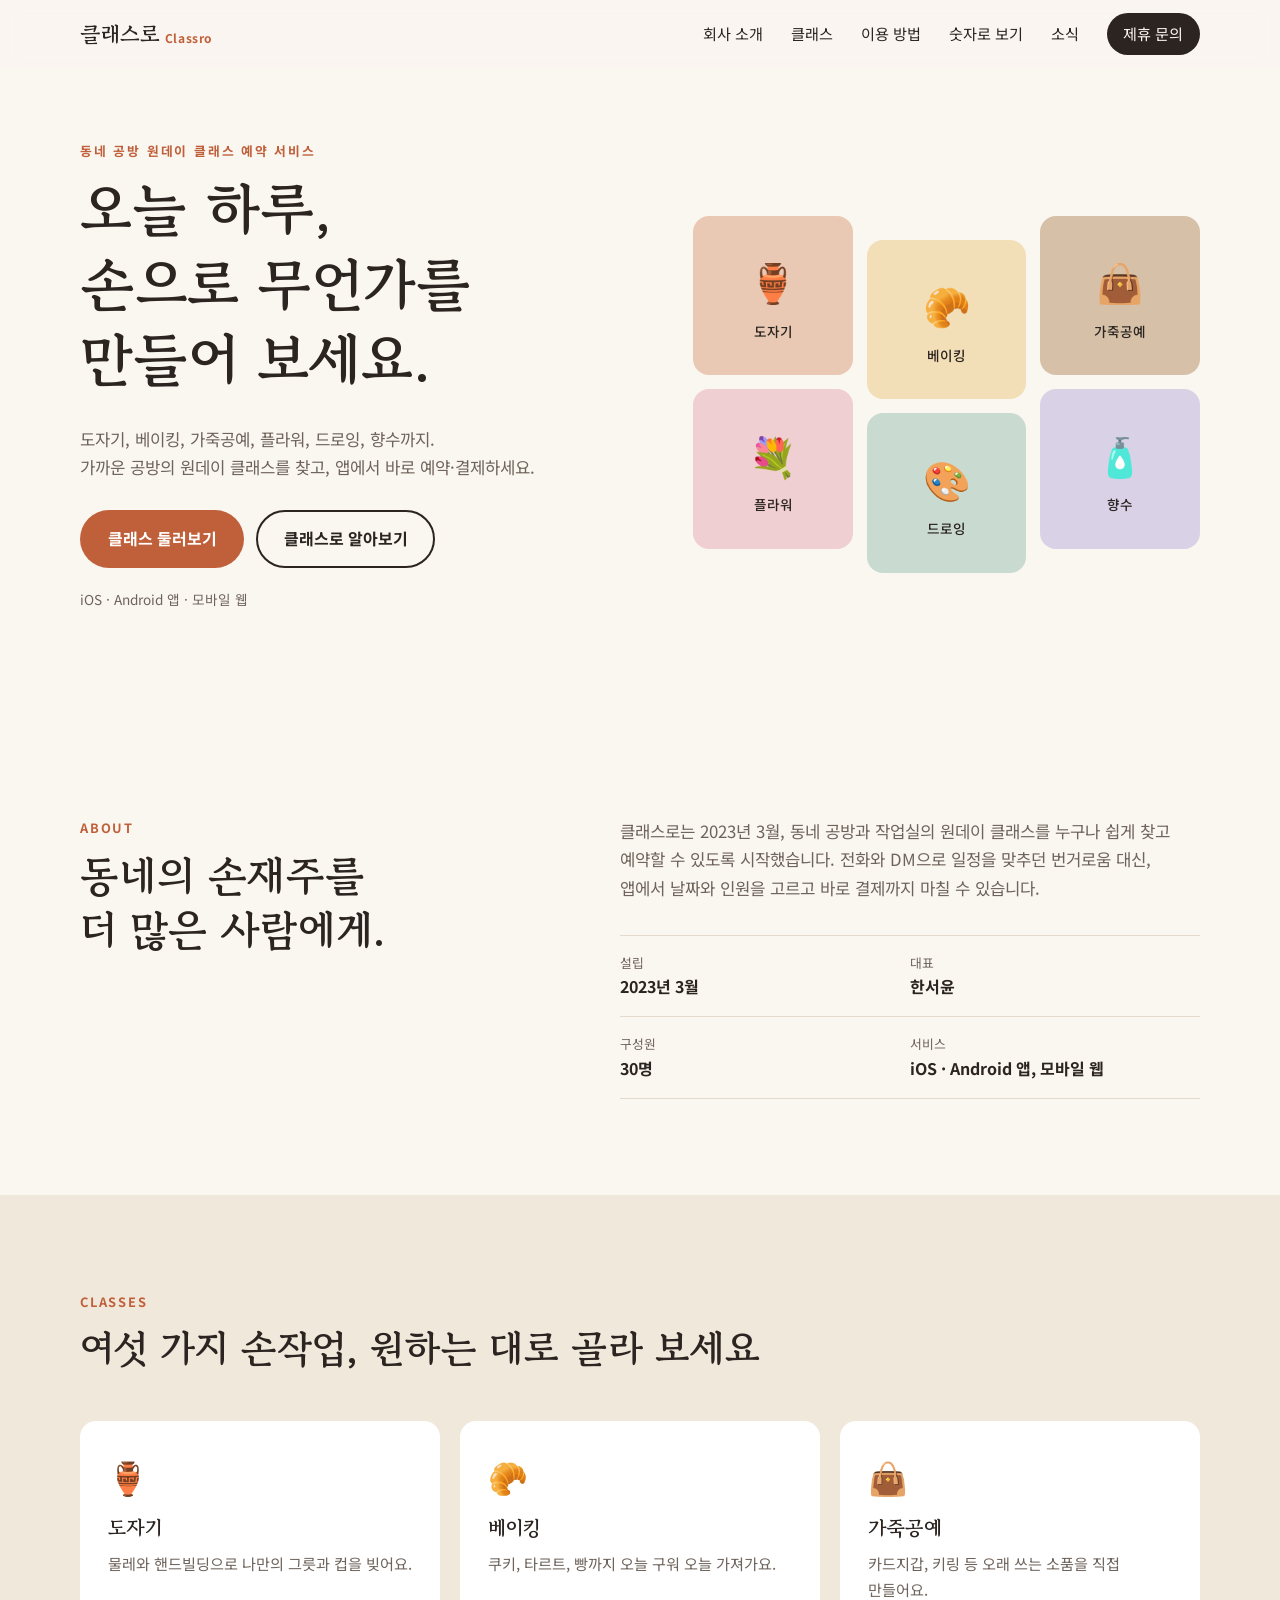
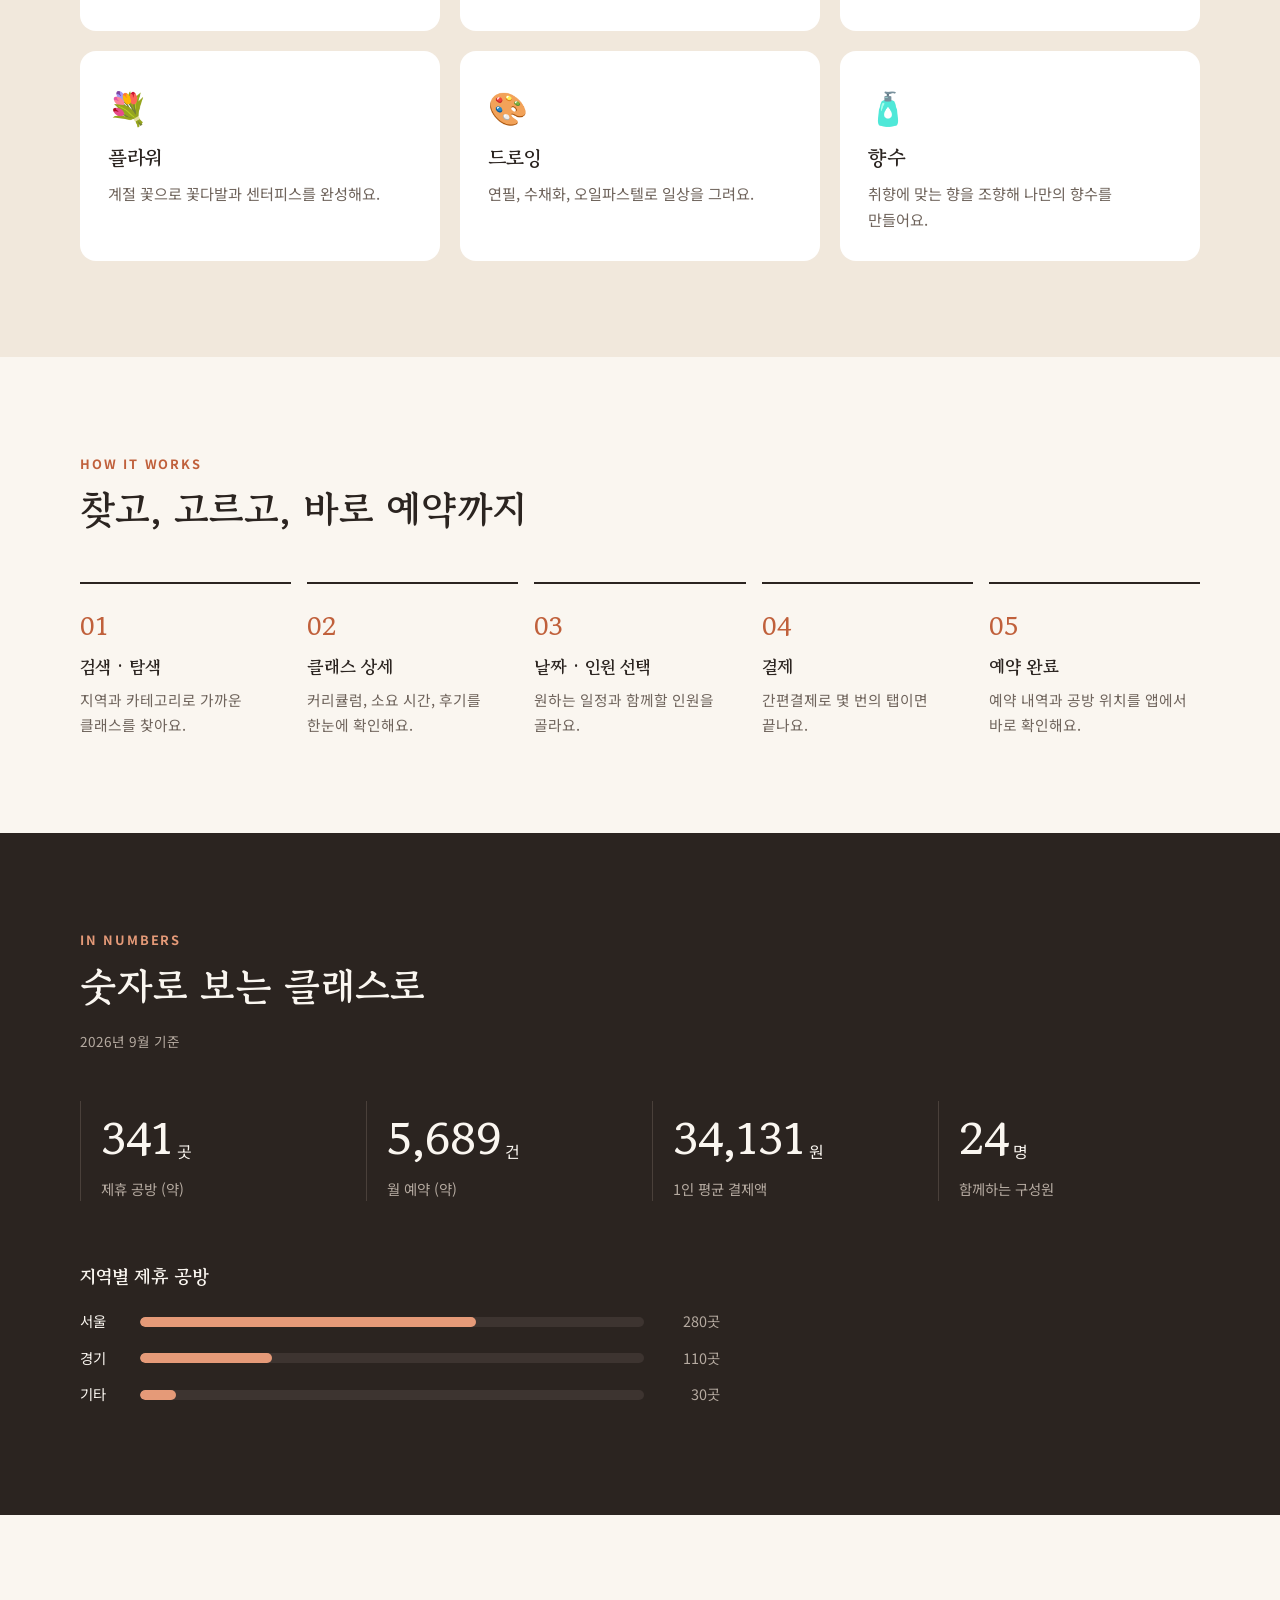
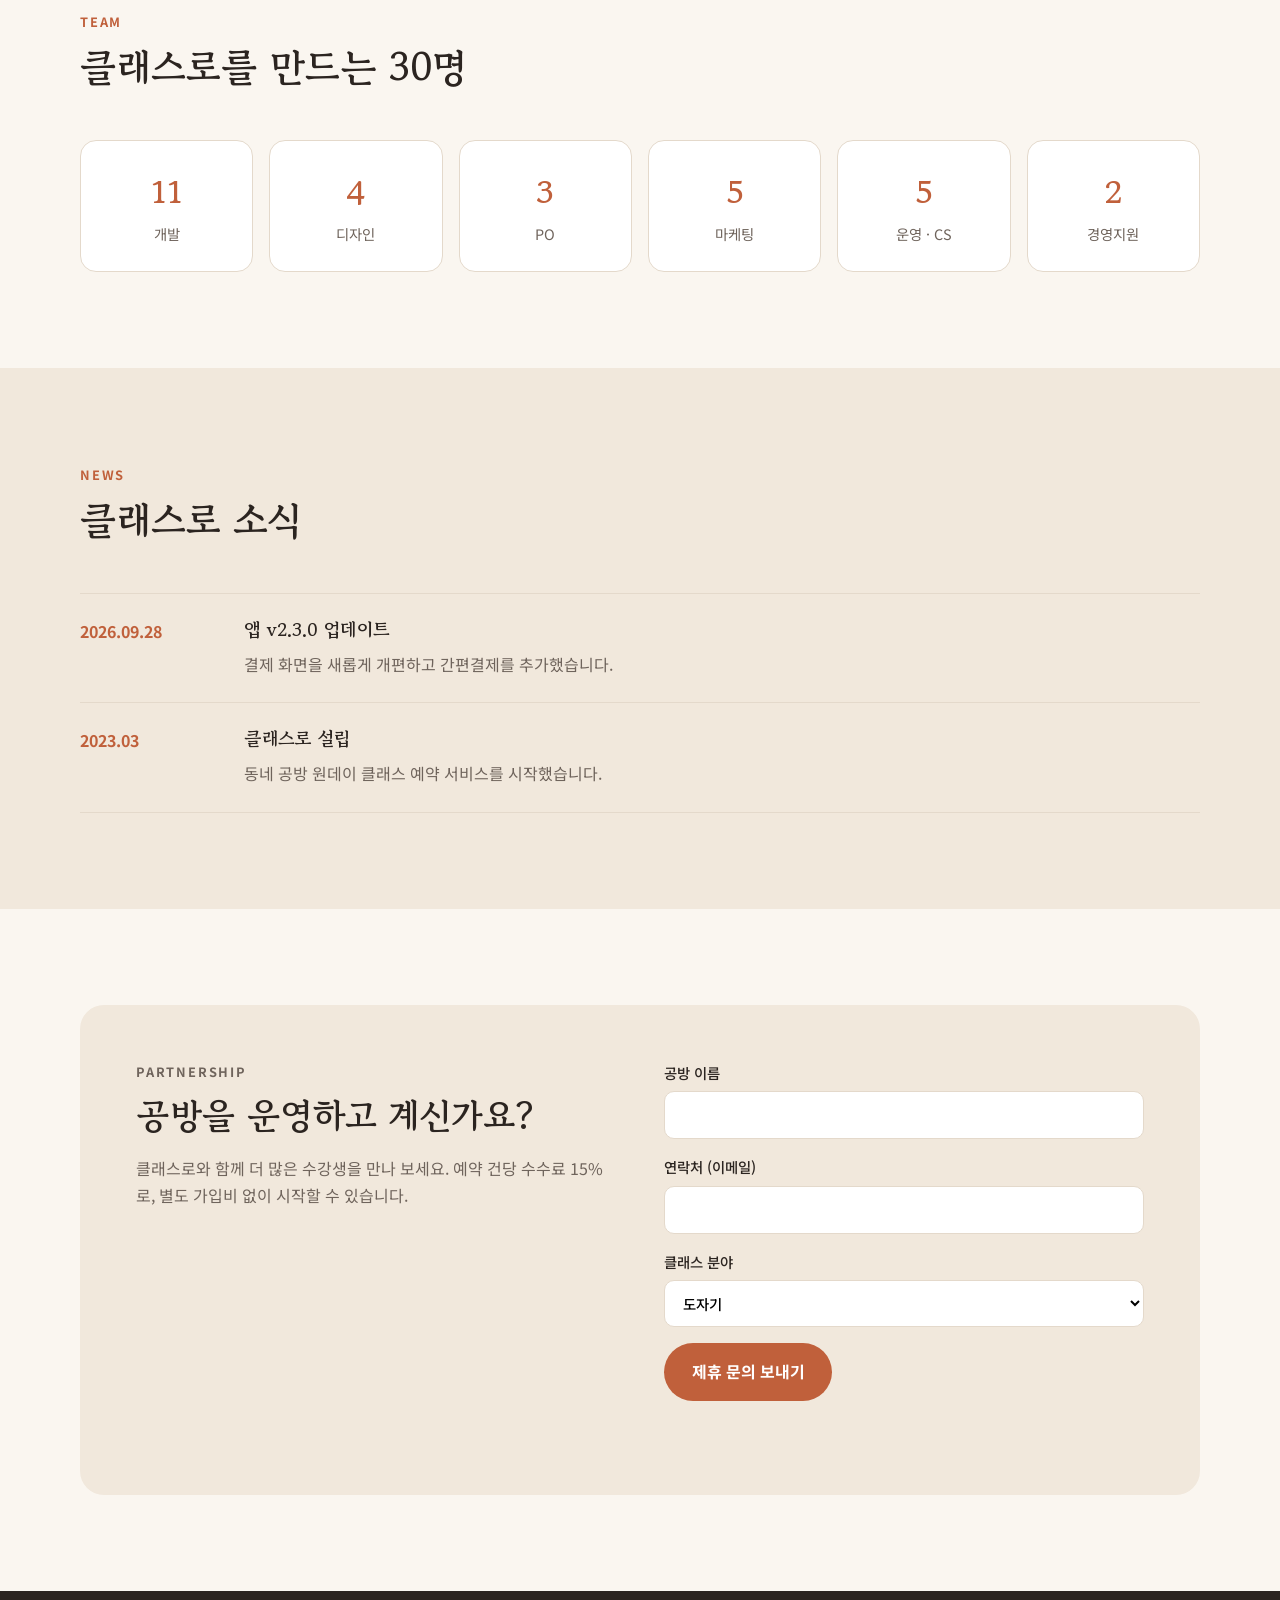
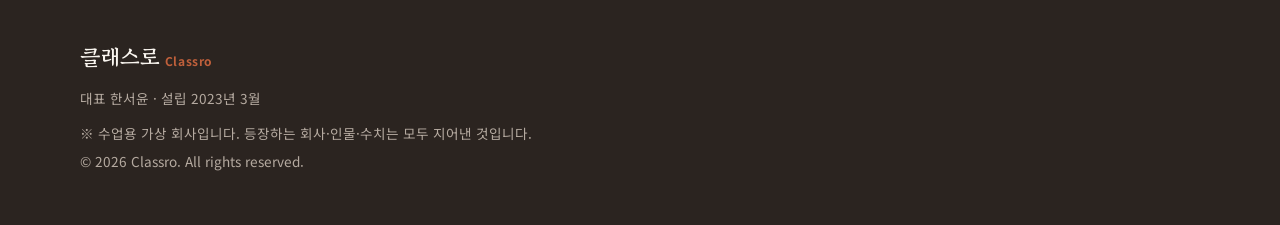
<file: index.html>
<!DOCTYPE html>
<html lang="ko">
<head>
  <meta charset="UTF-8">
  <meta name="viewport" content="width=device-width, initial-scale=1.0">
  <title>클래스로(Classro) | 동네 공방 원데이 클래스 예약</title>
  <meta name="description" content="동네 공방·작업실의 원데이 클래스를 앱에서 찾고 바로 예약·결제하는 서비스, 클래스로.">
  <link rel="preconnect" href="https://fonts.googleapis.com">
  <link rel="preconnect" href="https://fonts.gstatic.com" crossorigin>
  <link href="https://fonts.googleapis.com/css2?family=Gowun+Batang:wght@400;700&family=Noto+Sans+KR:wght@400;500;700&display=swap" rel="stylesheet">
  <link rel="stylesheet" href="css/style.css">
</head>
<body>

  <!-- 헤더 -->
  <header class="header" id="header">
    <div class="container header__inner">
      <a href="#top" class="logo">클래스로<span>Classro</span></a>
      <button class="nav-toggle" id="navToggle" aria-label="메뉴 열기" aria-expanded="false">
        <span></span><span></span><span></span>
      </button>
      <nav class="nav" id="nav">
        <a href="#about">회사 소개</a>
        <a href="#classes">클래스</a>
        <a href="#flow">이용 방법</a>
        <a href="#numbers">숫자로 보기</a>
        <a href="#news">소식</a>
        <a href="#contact" class="nav__cta">제휴 문의</a>
      </nav>
    </div>
  </header>

  <main id="top">
    <!-- 히어로 -->
    <section class="hero">
      <div class="container hero__inner">
        <div class="hero__text reveal">
          <p class="eyebrow">동네 공방 원데이 클래스 예약 서비스</p>
          <h1>오늘 하루,<br>손으로 무언가를<br>만들어 보세요.</h1>
          <p class="hero__desc">
            도자기, 베이킹, 가죽공예, 플라워, 드로잉, 향수까지.<br>
            가까운 공방의 원데이 클래스를 찾고, 앱에서 바로 예약·결제하세요.
          </p>
          <div class="hero__actions">
            <a href="#classes" class="btn btn--primary">클래스 둘러보기</a>
            <a href="#about" class="btn btn--ghost">클래스로 알아보기</a>
          </div>
          <p class="hero__platform">iOS · Android 앱 · 모바일 웹</p>
        </div>
        <div class="hero__visual reveal" aria-hidden="true">
          <div class="tile tile--a">🏺<span>도자기</span></div>
          <div class="tile tile--b">🥐<span>베이킹</span></div>
          <div class="tile tile--c">👜<span>가죽공예</span></div>
          <div class="tile tile--d">💐<span>플라워</span></div>
          <div class="tile tile--e">🎨<span>드로잉</span></div>
          <div class="tile tile--f">🧴<span>향수</span></div>
        </div>
      </div>
    </section>

    <!-- 회사 소개 -->
    <section class="section" id="about">
      <div class="container about">
        <div class="about__head reveal">
          <p class="eyebrow">About</p>
          <h2>동네의 손재주를<br>더 많은 사람에게.</h2>
        </div>
        <div class="about__body reveal">
          <p>
            클래스로는 2023년 3월, 동네 공방과 작업실의 원데이 클래스를 누구나 쉽게
            찾고 예약할 수 있도록 시작했습니다. 전화와 DM으로 일정을 맞추던 번거로움 대신,
            앱에서 날짜와 인원을 고르고 바로 결제까지 마칠 수 있습니다.
          </p>
          <dl class="info">
            <div><dt>설립</dt><dd>2023년 3월</dd></div>
            <div><dt>대표</dt><dd>한서윤</dd></div>
            <div><dt>구성원</dt><dd>30명</dd></div>
            <div><dt>서비스</dt><dd>iOS · Android 앱, 모바일 웹</dd></div>
          </dl>
        </div>
      </div>
    </section>

    <!-- 클래스 카테고리 -->
    <section class="section section--tint" id="classes">
      <div class="container">
        <div class="section__head reveal">
          <p class="eyebrow">Classes</p>
          <h2>여섯 가지 손작업, 원하는 대로 골라 보세요</h2>
        </div>
        <ul class="cards">
          <li class="card reveal"><span class="card__icon">🏺</span><h3>도자기</h3><p>물레와 핸드빌딩으로 나만의 그릇과 컵을 빚어요.</p></li>
          <li class="card reveal"><span class="card__icon">🥐</span><h3>베이킹</h3><p>쿠키, 타르트, 빵까지 오늘 구워 오늘 가져가요.</p></li>
          <li class="card reveal"><span class="card__icon">👜</span><h3>가죽공예</h3><p>카드지갑, 키링 등 오래 쓰는 소품을 직접 만들어요.</p></li>
          <li class="card reveal"><span class="card__icon">💐</span><h3>플라워</h3><p>계절 꽃으로 꽃다발과 센터피스를 완성해요.</p></li>
          <li class="card reveal"><span class="card__icon">🎨</span><h3>드로잉</h3><p>연필, 수채화, 오일파스텔로 일상을 그려요.</p></li>
          <li class="card reveal"><span class="card__icon">🧴</span><h3>향수</h3><p>취향에 맞는 향을 조향해 나만의 향수를 만들어요.</p></li>
        </ul>
      </div>
    </section>

    <!-- 이용 방법 -->
    <section class="section" id="flow">
      <div class="container">
        <div class="section__head reveal">
          <p class="eyebrow">How it works</p>
          <h2>찾고, 고르고, 바로 예약까지</h2>
        </div>
        <ol class="steps">
          <li class="step reveal"><span class="step__num">01</span><h3>검색 · 탐색</h3><p>지역과 카테고리로 가까운 클래스를 찾아요.</p></li>
          <li class="step reveal"><span class="step__num">02</span><h3>클래스 상세</h3><p>커리큘럼, 소요 시간, 후기를 한눈에 확인해요.</p></li>
          <li class="step reveal"><span class="step__num">03</span><h3>날짜 · 인원 선택</h3><p>원하는 일정과 함께할 인원을 골라요.</p></li>
          <li class="step reveal"><span class="step__num">04</span><h3>결제</h3><p>간편결제로 몇 번의 탭이면 끝나요.</p></li>
          <li class="step reveal"><span class="step__num">05</span><h3>예약 완료</h3><p>예약 내역과 공방 위치를 앱에서 바로 확인해요.</p></li>
        </ol>
      </div>
    </section>

    <!-- 숫자로 보기 -->
    <section class="section section--dark" id="numbers">
      <div class="container">
        <div class="section__head reveal">
          <p class="eyebrow">In numbers</p>
          <h2>숫자로 보는 클래스로</h2>
          <p class="section__note">2026년 9월 기준</p>
        </div>
        <div class="stats">
          <div class="stat reveal">
            <p class="stat__value"><span class="count" data-target="420">0</span><small>곳</small></p>
            <p class="stat__label">제휴 공방 (약)</p>
          </div>
          <div class="stat reveal">
            <p class="stat__value"><span class="count" data-target="7000">0</span><small>건</small></p>
            <p class="stat__label">월 예약 (약)</p>
          </div>
          <div class="stat reveal">
            <p class="stat__value"><span class="count" data-target="42000">0</span><small>원</small></p>
            <p class="stat__label">1인 평균 결제액</p>
          </div>
          <div class="stat reveal">
            <p class="stat__value"><span class="count" data-target="30">0</span><small>명</small></p>
            <p class="stat__label">함께하는 구성원</p>
          </div>
        </div>

        <div class="region reveal">
          <h3>지역별 제휴 공방</h3>
          <div class="bar"><span class="bar__label">서울</span><div class="bar__track"><div class="bar__fill" data-width="66.7"></div></div><span class="bar__value">280곳</span></div>
          <div class="bar"><span class="bar__label">경기</span><div class="bar__track"><div class="bar__fill" data-width="26.2"></div></div><span class="bar__value">110곳</span></div>
          <div class="bar"><span class="bar__label">기타</span><div class="bar__track"><div class="bar__fill" data-width="7.1"></div></div><span class="bar__value">30곳</span></div>
        </div>
      </div>
    </section>

    <!-- 팀 -->
    <section class="section" id="team">
      <div class="container">
        <div class="section__head reveal">
          <p class="eyebrow">Team</p>
          <h2>클래스로를 만드는 30명</h2>
        </div>
        <ul class="team">
          <li class="reveal"><strong>11</strong><span>개발</span></li>
          <li class="reveal"><strong>4</strong><span>디자인</span></li>
          <li class="reveal"><strong>3</strong><span>PO</span></li>
          <li class="reveal"><strong>5</strong><span>마케팅</span></li>
          <li class="reveal"><strong>5</strong><span>운영 · CS</span></li>
          <li class="reveal"><strong>2</strong><span>경영지원</span></li>
        </ul>
      </div>
    </section>

    <!-- 소식 -->
    <section class="section section--tint" id="news">
      <div class="container">
        <div class="section__head reveal">
          <p class="eyebrow">News</p>
          <h2>클래스로 소식</h2>
        </div>
        <ul class="news">
          <li class="news__item reveal">
            <time datetime="2026-09-28">2026.09.28</time>
            <div>
              <h3>앱 v2.3.0 업데이트</h3>
              <p>결제 화면을 새롭게 개편하고 간편결제를 추가했습니다.</p>
            </div>
          </li>
          <li class="news__item reveal">
            <time datetime="2023-03">2023.03</time>
            <div>
              <h3>클래스로 설립</h3>
              <p>동네 공방 원데이 클래스 예약 서비스를 시작했습니다.</p>
            </div>
          </li>
        </ul>
      </div>
    </section>

    <!-- 제휴 문의 -->
    <section class="section" id="contact">
      <div class="container contact reveal">
        <div>
          <p class="eyebrow">Partnership</p>
          <h2>공방을 운영하고 계신가요?</h2>
          <p>클래스로와 함께 더 많은 수강생을 만나 보세요. 예약 건당 수수료 15%로, 별도 가입비 없이 시작할 수 있습니다.</p>
        </div>
        <form class="form" id="contactForm" novalidate>
          <label>공방 이름<input type="text" name="studio" required></label>
          <label>연락처 (이메일)<input type="email" name="email" required></label>
          <label>클래스 분야
            <select name="category">
              <option>도자기</option><option>베이킹</option><option>가죽공예</option>
              <option>플라워</option><option>드로잉</option><option>향수</option><option>기타</option>
            </select>
          </label>
          <button type="submit" class="btn btn--primary">제휴 문의 보내기</button>
          <p class="form__msg" id="formMsg" role="status"></p>
        </form>
      </div>
    </section>
  </main>

  <footer class="footer">
    <div class="container footer__inner">
      <p class="logo">클래스로<span>Classro</span></p>
      <p>대표 한서윤 · 설립 2023년 3월</p>
      <p class="footer__note">※ 수업용 가상 회사입니다. 등장하는 회사·인물·수치는 모두 지어낸 것입니다.</p>
      <p>&copy; <span id="year"></span> Classro. All rights reserved.</p>
    </div>
  </footer>

  <script src="js/main.js"></script>
</body>
</html>
</file>
<file: css/style.css>
/* ===== 기본 설정 ===== */
:root {
  --cream: #faf6f0;
  --sand: #f1e8dc;
  --clay: #c0603b;
  --clay-dark: #9c4a2b;
  --ink: #2b2420;
  --muted: #6f645c;
  --line: #e4d9cb;
  --white: #ffffff;
  --radius: 16px;
  --serif: "Gowun Batang", serif;
  --sans: "Noto Sans KR", system-ui, sans-serif;
}

*, *::before, *::after { box-sizing: border-box; }

html { scroll-behavior: smooth; scroll-padding-top: 72px; }

body {
  margin: 0;
  font-family: var(--sans);
  color: var(--ink);
  background: var(--cream);
  line-height: 1.7;
  word-break: keep-all;
}

h1, h2, h3 { font-family: var(--serif); line-height: 1.3; margin: 0 0 .5em; }
p { margin: 0 0 1em; }
a { color: inherit; text-decoration: none; }
ul, ol { list-style: none; margin: 0; padding: 0; }

.container { width: min(1120px, 100% - 32px); margin-inline: auto; }

.eyebrow {
  font-size: .8rem;
  font-weight: 700;
  letter-spacing: .14em;
  text-transform: uppercase;
  color: var(--clay);
  margin-bottom: .75em;
}

/* ===== 버튼 ===== */
.btn {
  display: inline-block;
  padding: .85em 1.6em;
  border-radius: 999px;
  font-weight: 700;
  border: 2px solid transparent;
  cursor: pointer;
  font: inherit;
  font-weight: 700;
  transition: background .2s, color .2s, transform .2s;
}
.btn:hover { transform: translateY(-2px); }
.btn--primary { background: var(--clay); color: var(--white); }
.btn--primary:hover { background: var(--clay-dark); }
.btn--ghost { border-color: var(--ink); }
.btn--ghost:hover { background: var(--ink); color: var(--cream); }

/* ===== 헤더 ===== */
.header {
  position: sticky;
  top: 0;
  z-index: 100;
  background: rgba(250, 246, 240, .9);
  backdrop-filter: blur(8px);
  transition: box-shadow .3s;
}
.header.is-scrolled { box-shadow: 0 1px 0 var(--line); }
.header__inner { display: flex; align-items: center; justify-content: space-between; height: 68px; }

.logo { font-family: var(--serif); font-weight: 700; font-size: 1.35rem; margin: 0; }
.logo span { font-family: var(--sans); font-size: .75rem; color: var(--clay); margin-left: .4em; letter-spacing: .05em; }

.nav { display: flex; gap: 28px; align-items: center; font-size: .95rem; }
.nav a:not(.nav__cta):hover { color: var(--clay); }
.nav__cta { padding: .5em 1.1em; border-radius: 999px; background: var(--ink); color: var(--cream); }

.nav-toggle { display: none; background: none; border: 0; padding: 8px; cursor: pointer; }
.nav-toggle span { display: block; width: 22px; height: 2px; background: var(--ink); margin: 5px 0; transition: transform .3s, opacity .3s; }
.nav-toggle[aria-expanded="true"] span:nth-child(1) { transform: translateY(7px) rotate(45deg); }
.nav-toggle[aria-expanded="true"] span:nth-child(2) { opacity: 0; }
.nav-toggle[aria-expanded="true"] span:nth-child(3) { transform: translateY(-7px) rotate(-45deg); }

/* ===== 히어로 ===== */
.hero { padding: 72px 0 96px; }
.hero__inner { display: grid; grid-template-columns: 1.1fr 1fr; gap: 56px; align-items: center; }
.hero h1 { font-size: clamp(2.2rem, 5vw, 3.6rem); }
.hero__desc { color: var(--muted); font-size: 1.05rem; }
.hero__actions { display: flex; flex-wrap: wrap; gap: 12px; margin: 28px 0 20px; }
.hero__platform { font-size: .85rem; color: var(--muted); }

.hero__visual { display: grid; grid-template-columns: repeat(3, 1fr); gap: 14px; }
.tile {
  aspect-ratio: 1;
  border-radius: var(--radius);
  display: flex;
  flex-direction: column;
  align-items: center;
  justify-content: center;
  font-size: 2.4rem;
  transition: transform .3s;
}
.tile span { font-size: .85rem; font-weight: 500; margin-top: 6px; }
.tile:hover { transform: translateY(-6px) rotate(-2deg); }
.tile--a { background: #e9c9b4; }
.tile--b { background: #f3dfb7; transform: translateY(24px); }
.tile--c { background: #d6c1a8; }
.tile--d { background: #f0cfd2; }
.tile--e { background: #c9dbd0; transform: translateY(24px); }
.tile--f { background: #d9d2e6; }
.tile--b:hover, .tile--e:hover { transform: translateY(18px) rotate(2deg); }

/* ===== 섹션 공통 ===== */
.section { padding: 96px 0; }
.section--tint { background: var(--sand); }
.section--dark { background: var(--ink); color: var(--cream); }
.section--dark .eyebrow { color: #e59a78; }
.section__head { margin-bottom: 48px; }
.section__head h2 { font-size: clamp(1.6rem, 3.5vw, 2.4rem); }
.section__note { color: #b5aaa0; font-size: .85rem; }

/* ===== 회사 소개 ===== */
.about { display: grid; grid-template-columns: 1fr 1.2fr; gap: 56px; }
.about__head h2 { font-size: clamp(1.8rem, 4vw, 2.6rem); }
.about__body > p { font-size: 1.05rem; color: var(--muted); }
.info { display: grid; grid-template-columns: repeat(2, 1fr); gap: 0; margin: 32px 0 0; border-top: 1px solid var(--line); }
.info div { padding: 16px 0; border-bottom: 1px solid var(--line); }
.info dt { font-size: .8rem; color: var(--muted); }
.info dd { margin: 0; font-weight: 700; }

/* ===== 클래스 카드 ===== */
.cards { display: grid; grid-template-columns: repeat(3, 1fr); gap: 20px; }
.card {
  background: var(--white);
  border-radius: var(--radius);
  padding: 28px;
  transition: transform .3s, box-shadow .3s;
}
.card:hover { transform: translateY(-4px); box-shadow: 0 12px 30px rgba(43, 36, 32, .08); }
.card__icon { font-size: 2rem; display: block; margin-bottom: 12px; }
.card h3 { font-size: 1.25rem; }
.card p { color: var(--muted); margin: 0; font-size: .95rem; }

/* ===== 이용 방법 ===== */
.steps { display: grid; grid-template-columns: repeat(5, 1fr); gap: 16px; counter-reset: step; }
.step { position: relative; padding-top: 20px; border-top: 2px solid var(--ink); }
.step__num { font-family: var(--serif); font-size: 1.6rem; color: var(--clay); font-weight: 700; display: block; margin-bottom: 8px; }
.step h3 { font-size: 1.1rem; }
.step p { color: var(--muted); font-size: .92rem; margin: 0; }

/* ===== 숫자 ===== */
.stats { display: grid; grid-template-columns: repeat(4, 1fr); gap: 24px; margin-bottom: 64px; }
.stat { border-left: 1px solid #4a403a; padding-left: 20px; }
.stat__value { font-family: var(--serif); font-size: clamp(2rem, 4vw, 2.8rem); font-weight: 700; margin: 0; }
.stat__value small { font-size: 1rem; margin-left: 4px; font-family: var(--sans); font-weight: 400; }
.stat__label { color: #b5aaa0; font-size: .9rem; margin: 0; }

.region { max-width: 640px; }
.region h3 { font-size: 1.15rem; margin-bottom: 20px; }
.bar { display: grid; grid-template-columns: 48px 1fr 64px; align-items: center; gap: 12px; margin-bottom: 12px; }
.bar__label { font-size: .9rem; }
.bar__value { font-size: .9rem; text-align: right; color: #b5aaa0; }
.bar__track { height: 10px; background: #3d3430; border-radius: 999px; overflow: hidden; }
.bar__fill { height: 100%; width: 0; background: #e59a78; border-radius: 999px; transition: width 1.2s ease-out; }

/* ===== 팀 ===== */
.team { display: grid; grid-template-columns: repeat(6, 1fr); gap: 16px; }
.team li {
  background: var(--white);
  border: 1px solid var(--line);
  border-radius: var(--radius);
  padding: 24px 16px;
  text-align: center;
}
.team strong { display: block; font-family: var(--serif); font-size: 2rem; color: var(--clay); }
.team span { font-size: .9rem; color: var(--muted); }

/* ===== 소식 ===== */
.news { border-top: 1px solid var(--line); }
.news__item { display: grid; grid-template-columns: 140px 1fr; gap: 24px; padding: 24px 0; border-bottom: 1px solid var(--line); }
.news__item time { font-weight: 700; color: var(--clay); }
.news__item h3 { font-size: 1.15rem; }
.news__item p { margin: 0; color: var(--muted); }

/* ===== 제휴 문의 ===== */
.contact {
  display: grid;
  grid-template-columns: 1fr 1fr;
  gap: 48px;
  background: var(--sand);
  border-radius: 24px;
  padding: 56px;
}
.contact h2 { font-size: clamp(1.6rem, 3.5vw, 2.2rem); }
.contact p { color: var(--muted); }
.form { display: flex; flex-direction: column; gap: 16px; }
.form label { display: flex; flex-direction: column; gap: 6px; font-size: .9rem; font-weight: 500; }
.form input, .form select {
  font: inherit;
  padding: .75em 1em;
  border: 1px solid var(--line);
  border-radius: 10px;
  background: var(--white);
}
.form input:focus, .form select:focus { outline: 2px solid var(--clay); border-color: transparent; }
.form input.is-invalid { border-color: #c0392b; }
.form .btn { align-self: flex-start; }
.form__msg { min-height: 1.5em; margin: 0; font-size: .9rem; }
.form__msg.is-error { color: #c0392b; }
.form__msg.is-success { color: #2e7d4f; }

/* ===== 푸터 ===== */
.footer { background: var(--ink); color: #b5aaa0; padding: 48px 0; font-size: .85rem; }
.footer .logo { color: var(--cream); margin-bottom: 12px; }
.footer p { margin: 0 0 4px; }
.footer__note { margin-top: 12px !important; }

/* ===== 스크롤 등장 효과 ===== */
.reveal { opacity: 0; transform: translateY(24px); transition: opacity .7s ease, transform .7s ease; }
.reveal.is-visible { opacity: 1; transform: none; }

@media (prefers-reduced-motion: reduce) {
  html { scroll-behavior: auto; }
  .reveal { opacity: 1; transform: none; transition: none; }
}

/* ===== 반응형 ===== */
@media (max-width: 960px) {
  .hero__inner, .about, .contact { grid-template-columns: 1fr; }
  .cards { grid-template-columns: repeat(2, 1fr); }
  .steps { grid-template-columns: repeat(2, 1fr); row-gap: 32px; }
  .stats { grid-template-columns: repeat(2, 1fr); }
  .team { grid-template-columns: repeat(3, 1fr); }
}

@media (max-width: 720px) {
  .nav-toggle { display: block; }
  .nav {
    position: absolute;
    top: 68px;
    left: 0;
    right: 0;
    flex-direction: column;
    align-items: stretch;
    gap: 0;
    background: var(--cream);
    border-bottom: 1px solid var(--line);
    padding: 8px 16px 16px;
    display: none;
  }
  .nav.is-open { display: flex; }
  .nav a { padding: 12px 0; border-bottom: 1px solid var(--line); }
  .nav__cta { margin-top: 12px; text-align: center; border-bottom: 0 !important; }

  .hero { padding: 40px 0 72px; }
  .section { padding: 72px 0; }
  .cards, .steps { grid-template-columns: 1fr; }
  .info { grid-template-columns: 1fr; }
  .team { grid-template-columns: repeat(2, 1fr); }
  .news__item { grid-template-columns: 1fr; gap: 4px; }
  .contact { padding: 32px 20px; }
}
</file>
